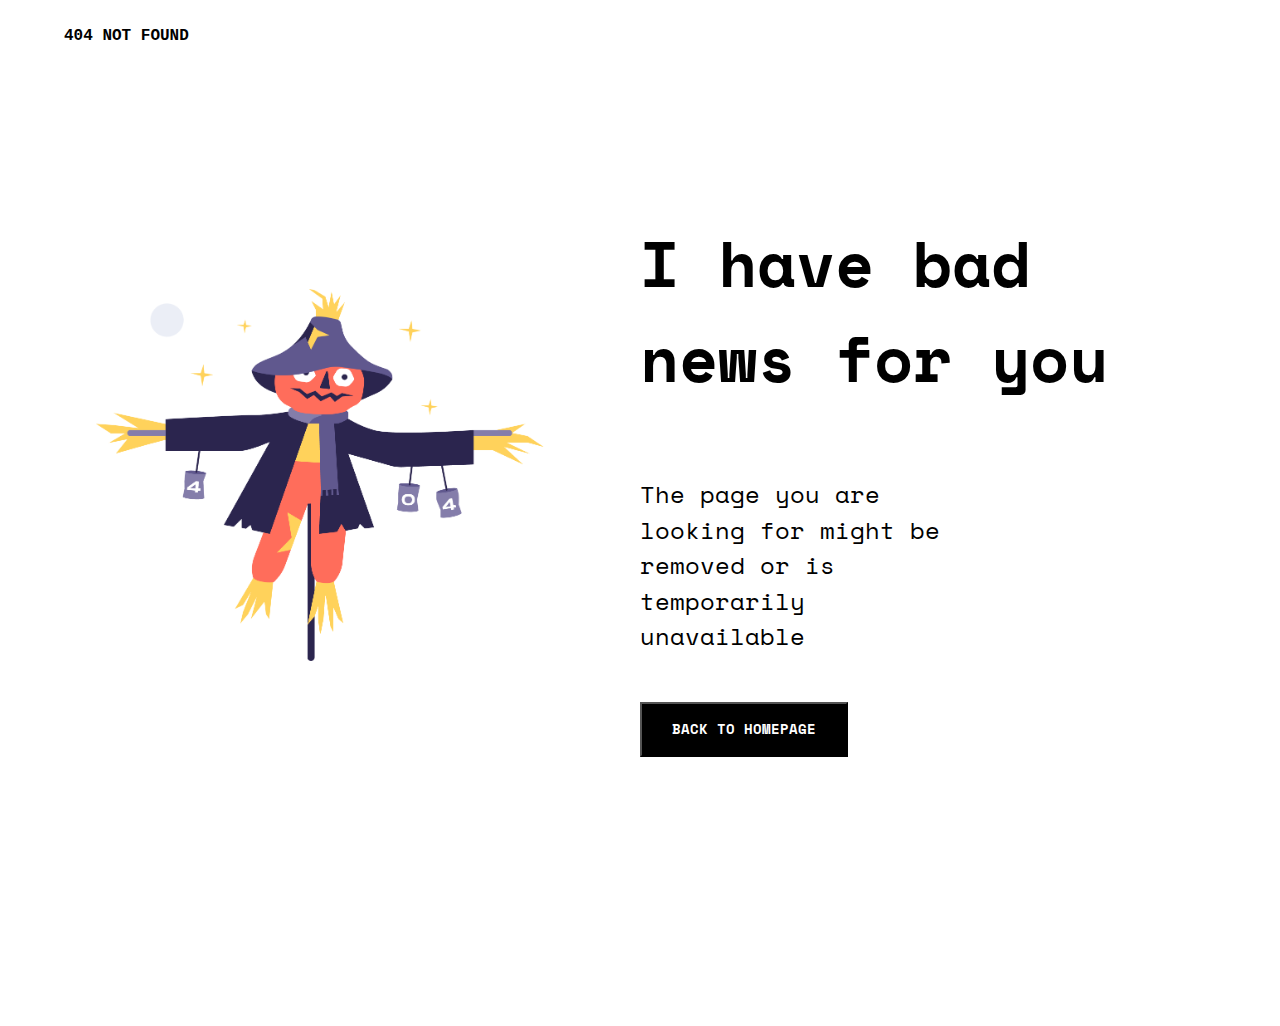
<file: 404_not_found--master/index.html>
<!DOCTYPE html>
<html lang="en">

<head>
  <meta charset="UTF-8">
  <meta http-equiv="X-UA-Compatible" content="IE=edge">
  <meta name="viewport" content="width=device-width, initial-scale=1.0">
  <link rel="shortcut icon" href="devchallenges.png">
  <link rel="stylesheet" href="style.css">
  <title>404 Error Not found</title>
</head>


<body>
  <div class="heading">
    <p>404 NOT FOUND</p>
  </div>
  <div class="data">
    <div class="part1">
      <div class="image">
        <img src="Scarecrow.png" alt="not found">
      </div>
    </div>
    <div class="part2">
      <div class="position">
        <div class="head_detail">
          <h1>I have bad news for you</h1>
        </div>
        <div class="detail">
          <p>The page you are looking for might be removed or is temporarily unavailable</p>
        </div>
        <div class="button">
          <button>BACK TO HOMEPAGE</button>
        </div>
      </div>
    </div>
  </div>
</body>

</html>
</file>
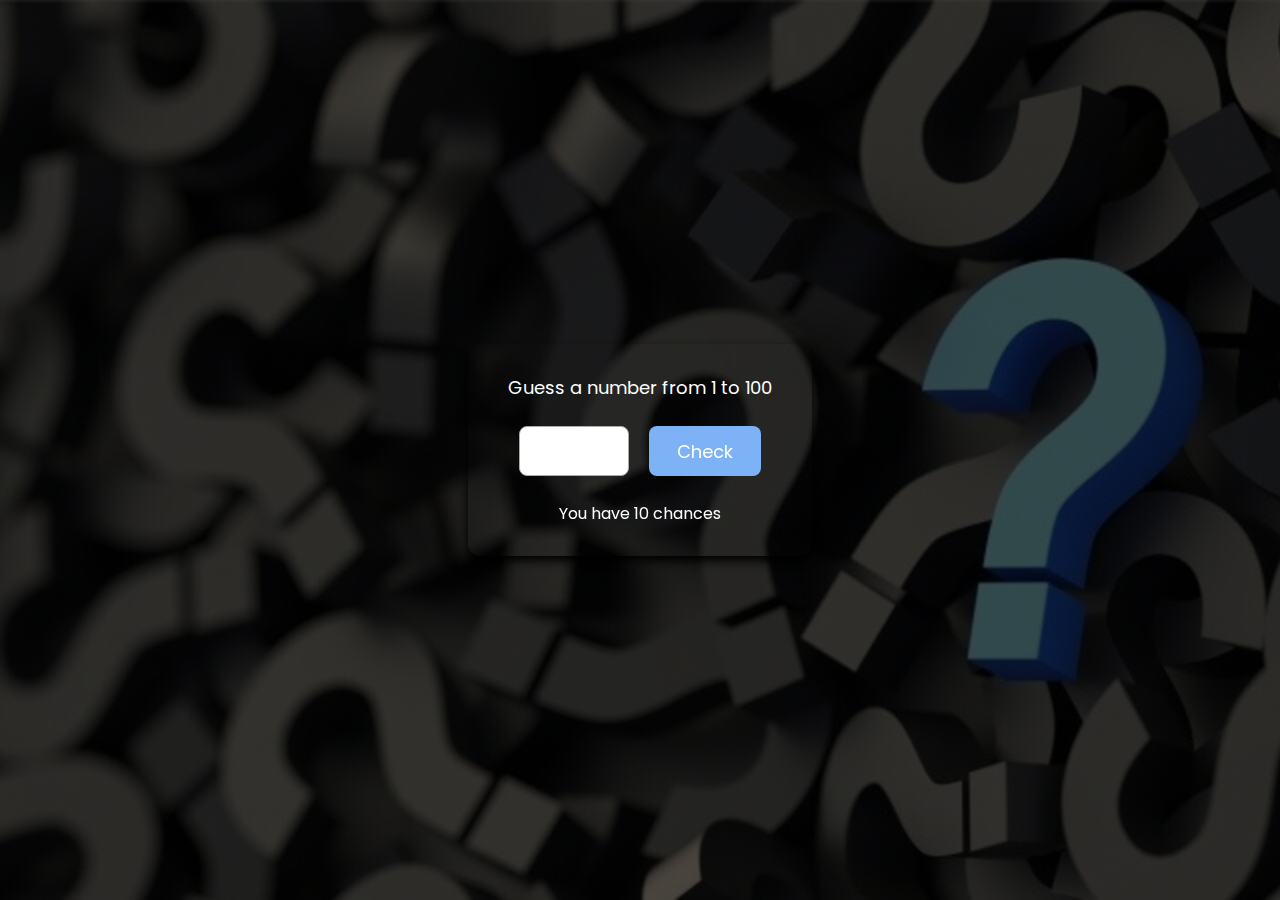
<file: guess-number/index.html>
<!DOCTYPE html>
<!-- Coding By CodingNepal - codingnepalweb.com -->
<html lang="en">

<head>
    <meta charset="UTF-8" />
    <meta http-equiv="X-UA-Compatible" content="IE=edge" />
    <meta name="viewport" content="width=device-width, initial-scale=1.0" />
    <title>Game in HTML CSS & JavaScript</title>
    <link rel="stylesheet" href="style.css" />
</head>

<body>
    <div class="wrapper">
        <header>Guess a number from 1 to 100</header>
        <p class="guess"></p>
        <div class="input-field">
            <input type="number" />
            <button>Check</button>
        </div>
        <p>You have <span class="chances">10</span> chances</p>
    </div>

    <script src="script.js" defer></script>
</body>

</html>
</file>
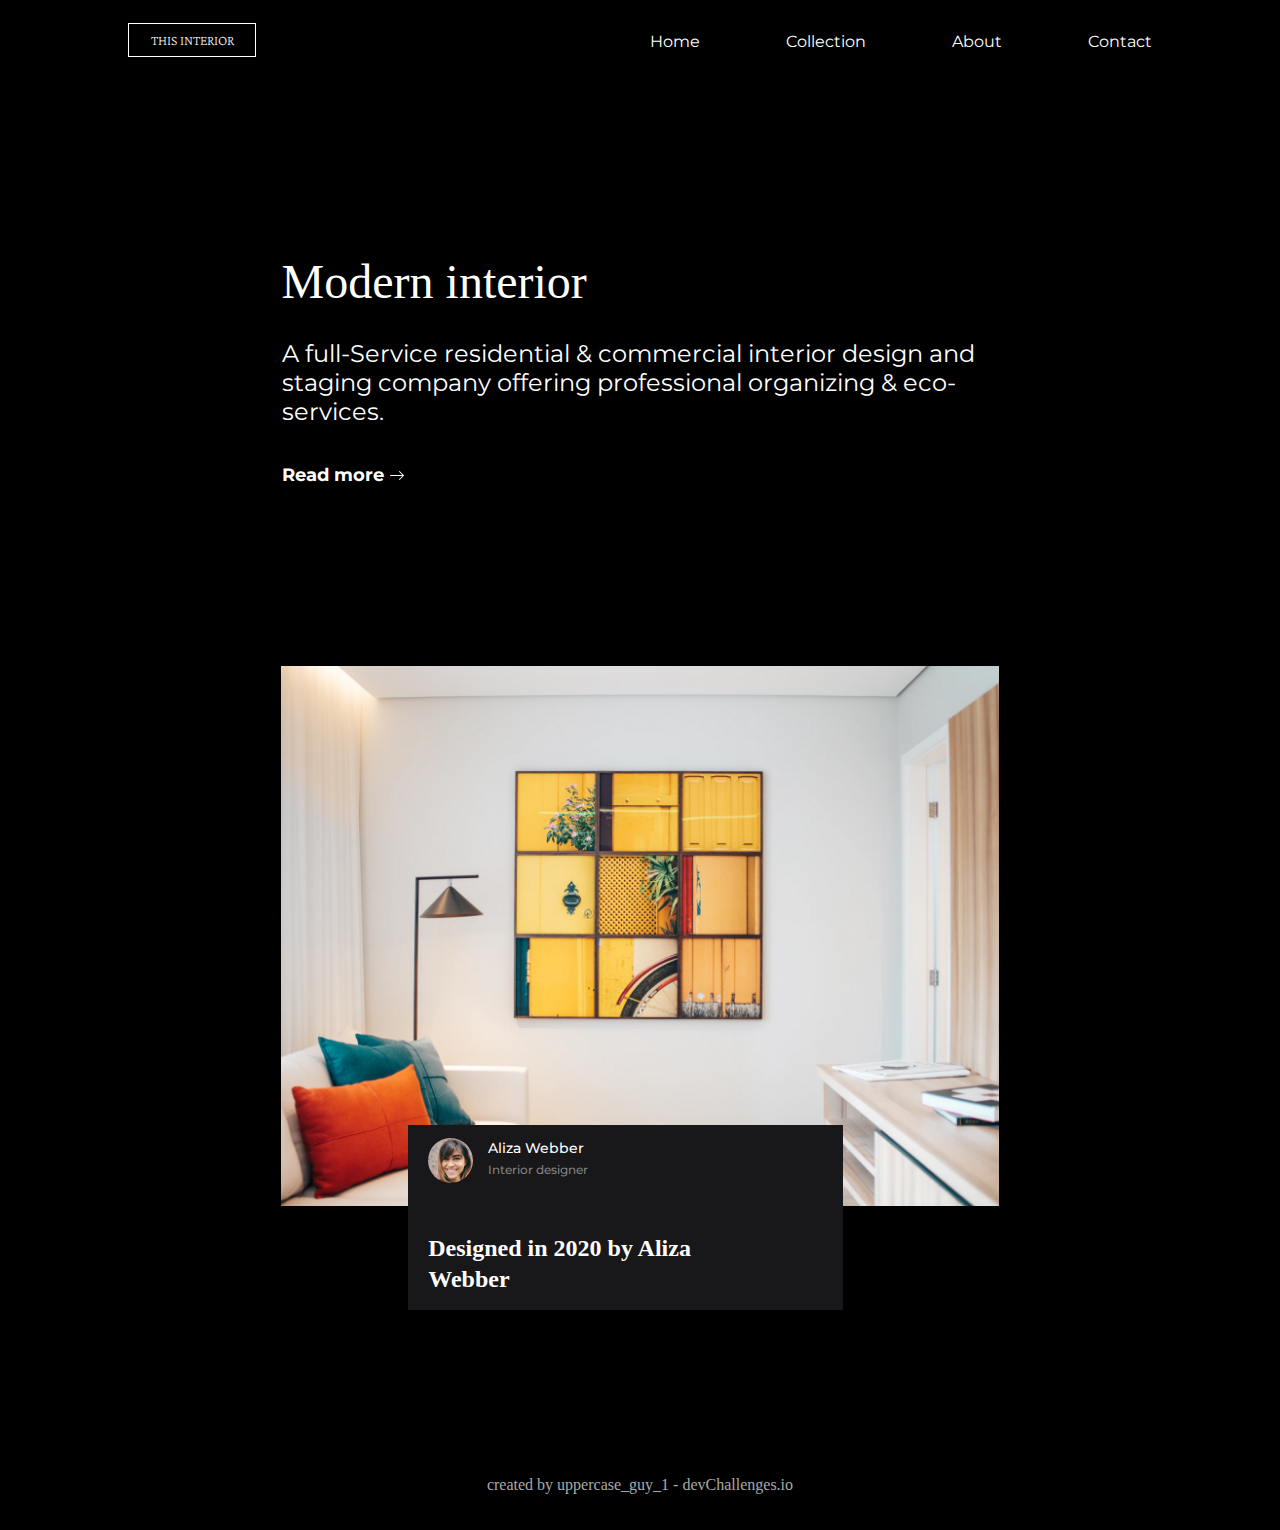
<file: interior-consultant-master/index.html>
<!DOCTYPE html>
<html lang="en">

<head>
  <meta charset="UTF-8">
  <meta http-equiv="X-UA-Compatible" content="IE=edge">
  <meta name="viewport" content="width=device-width, initial-scale=1.0">
  <link rel="stylesheet" href="style.css">
  <title>Document</title>
</head>

<body>
  <div class="header nav_height">
    <div class="sizing">
      <div class="left_head">
        <div class="left_head_data">
          <h5 class="head_button">THIS INTERIOR</h5>
        </div>
      </div>
      <div class="right_head">
        <div class="right_head_data">
          <ul class="head_list nav_visi">
            <li><a href="#">Home</a></li>
            <li><a href="#">Collection</a></li>
            <li><a href="#">About</a></li>
            <li><a href="#">Contact</a></li>
          </ul>
        </div>
      </div>
      <div class="burger">
        <div class="line"></div>
        <div class="line"></div>
        <div class="line"></div>
      </div>
    </div>
  </div>
  <div class="main">
    <div class="container2">
      <div class="main_left">
        <div class="main_left_head">
          <h2>Modern interior</h2>
        </div>
        <div class="main_left_content">
          <p>A full-Service residential & commercial interior design and staging company offering professional organizing & eco-services.</p>
        </div>
        <div class="main_left_link">
          <a href="#">Read more 
            <svg xmlns="http://www.w3.org/2000/svg" 
            width="16" height="19" 
            fill="currentColor" 
            class="bi bi-arrow-right" 
            viewBox="0 -4 16 16">
            <path fill-rule="evenodd" d="M1 8a.5.5 0 0 1 .5-.5h11.793l-3.147-3.146a.5.5 0 0 1 .708-.708l4 4a.5.5 0 0 1 0 .708l-4 4a.5.5 0 0 1-.708-.708L13.293 8.5H1.5A.5.5 0 0 1 1 8z"/>
          </svg></a>
        </div>
      </div>
      <div class="main_right">
        <div class="main_right_image">
          <img src="photo1.png" alt="pic loading......">
        </div>
        <div class="main_right_container">
          <div class="sizing2">
            <div class="main_right_box">
              <div class="photo2">
                <img src="photo2.png" alt="pic loading......">
              </div>
              <div class="name_desig">
                <p class="text1">Aliza Webber</p>
                <p class="text2">Interior designer</p>
              </div>
            </div>
            <div class="design_by">
              <p class="text3">Designed in 2020 by Aliza Webber</p>
            </div>
          </div>
        </div>
      </div>
    </div>
  </div>
  <div class="footer">
    <p class="footer_data">created by uppercase_guy_1 - devChallenges.io</p>
  </div>
  <script src="resp.js"></script>
</body>
</html>
</file>
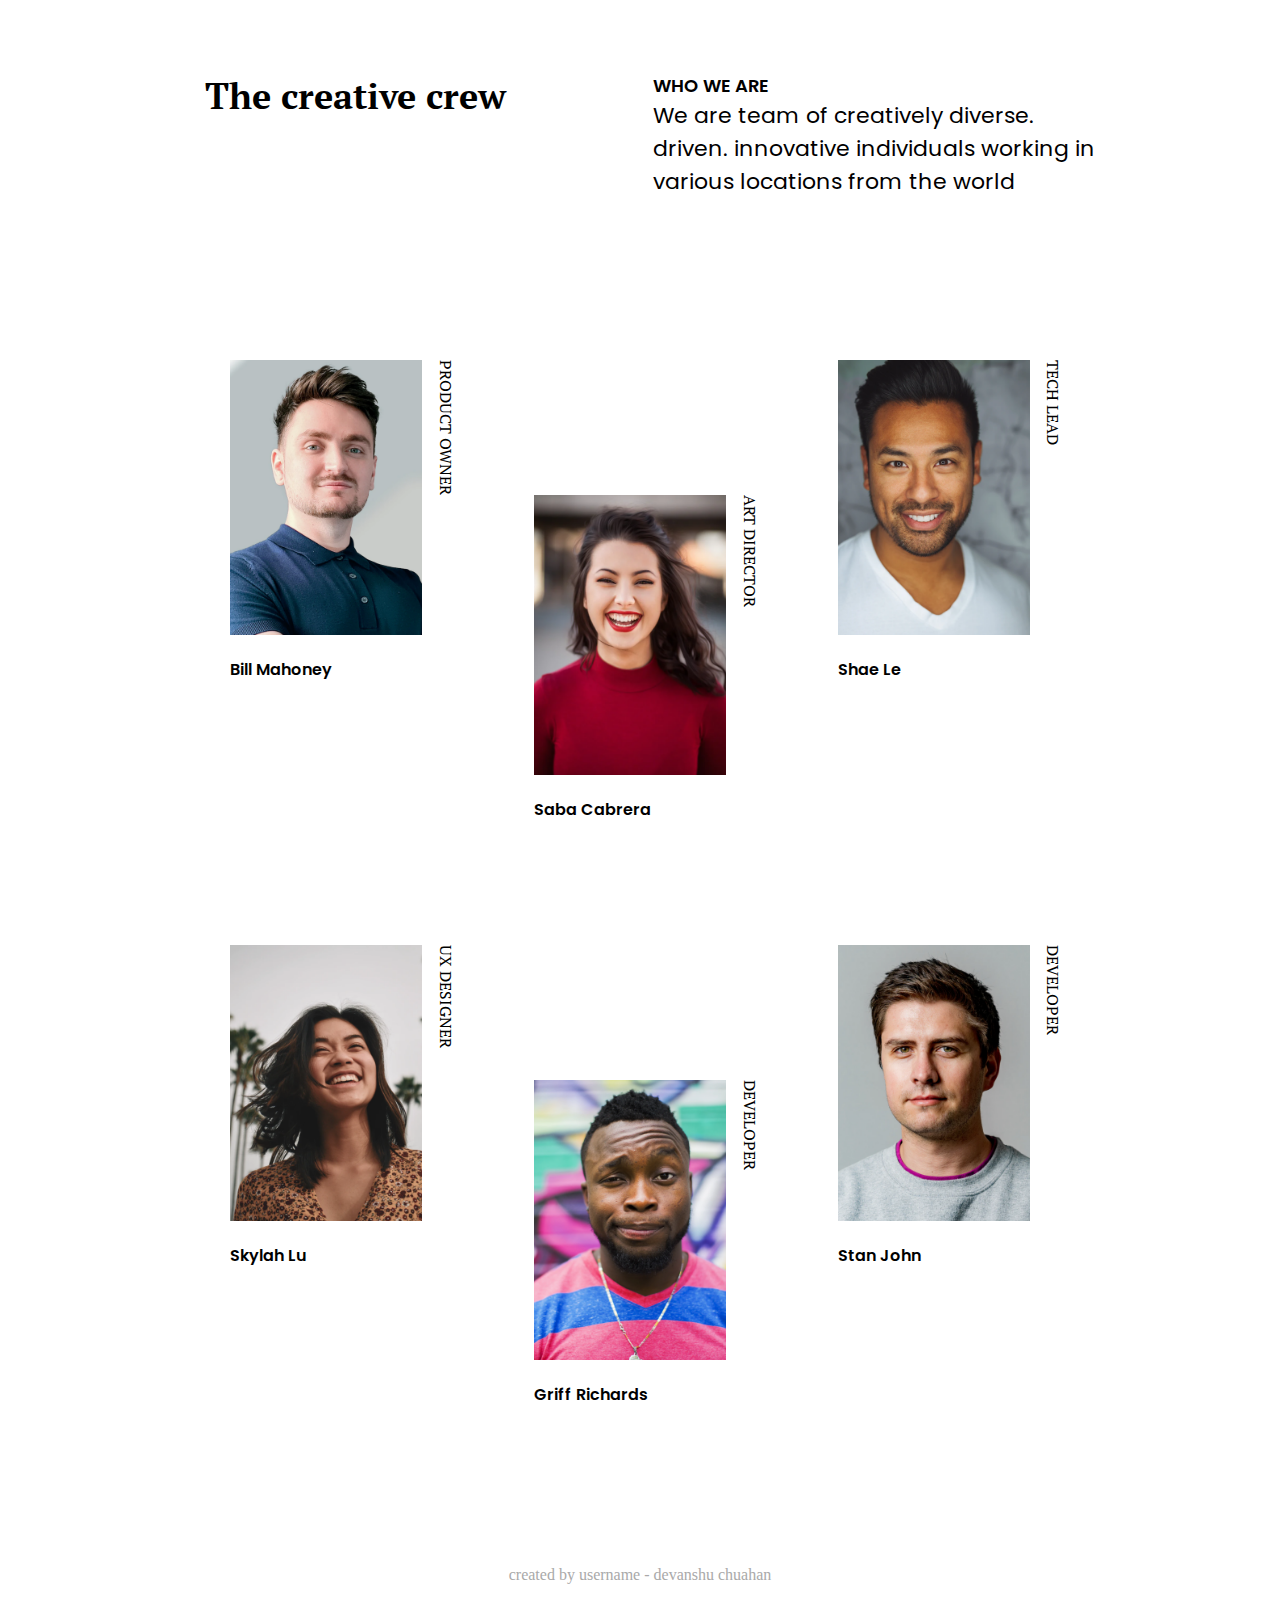
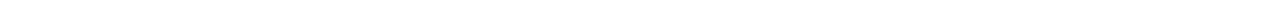
<file: my-team-page-master/index.html>
<!DOCTYPE html>
<html lang="en">

<head>
  <meta charset="UTF-8">
  <meta http-equiv="X-UA-Compatible" content="IE=edge">
  <meta name="viewport" content="width=device-width, initial-scale=1.0">
  <link rel="shortcut icon" href="devchallenges.png">
  <link rel="stylesheet" href="style.css">
  <title>My Team Page</title>
</head>

<body>
  <div class="cover">
    <div class="header">
      <div class="head1">
        <h1>The creative crew</h1>
      </div>
      <div class="head2">
        <div class="head2_head">
          <h3>WHO WE ARE</h3>
        </div>
        <div class="head2_content">
          <p>We are team of creatively diverse. driven. innovative individuals working in various locations from the
            world</p>
        </div>
      </div>
    </div>
  </div>
  <div class="main">
    <div class="photo">
      <div class="row_1">
        <div class="box1">
          <div class="side_name">
            <div class="photo_size photo1">
              <img src="photo1.png" alt="loading..." class="pic">
              <p class="text">Bill Mahoney</p>
            </div>
            <p class="vertical">PRODUCT OWNER</p>
          </div>
          <div class="side_name">
            <div class="photo_size photo2">
              <img src="photo2.png" alt="loading..." class="pic">
              <p class="text">Saba Cabrera</p>
            </div>
            <p class="vertical2">ART DIRECTOR</p>
          </div>
        </div>
        <div class="box2">
          <div class="side_name">
            <div class="photo_size photo3">
              <img src="photo3.png" alt="loading..." class="pic">
              <p class="text">Shae Le</p>
            </div>
            <p class="vertical">TECH LEAD</p>
          </div>
        </div>
      </div>
      <div class="row_2">
        <div class="box3">
          <div class="side_name">
            <div class="photo_size photo4">
              <img src="photo4.png" alt="loading..." class="pic">
              <p class="text">Skylah Lu</p>
            </div>
            <p class="vertical">UX DESIGNER</p>
          </div>
        </div>
        <div class="box4">
          <div class="side_name">
            <div class="photo_size photo5">
              <img src="photo5.png" alt="loading..." class="pic">
              <p class="text">Griff Richards</p>
            </div>
            <p class="vertical3">DEVELOPER</p>
          </div>
          <div class="side_name">
            <div class="photo_size photo6">
              <img src="photo6.png" alt="loading..." class="pic">
              <p class="text">Stan John</p>
            </div>
            <p class="vertical4">DEVELOPER</p>
          </div>
        </div>
      </div>
    </div>
  </div>
  </div>
  <div class="footer">
    <p>
      created by username - devanshu chuahan
    </p>
  </div>
</body>

</html>
</file>
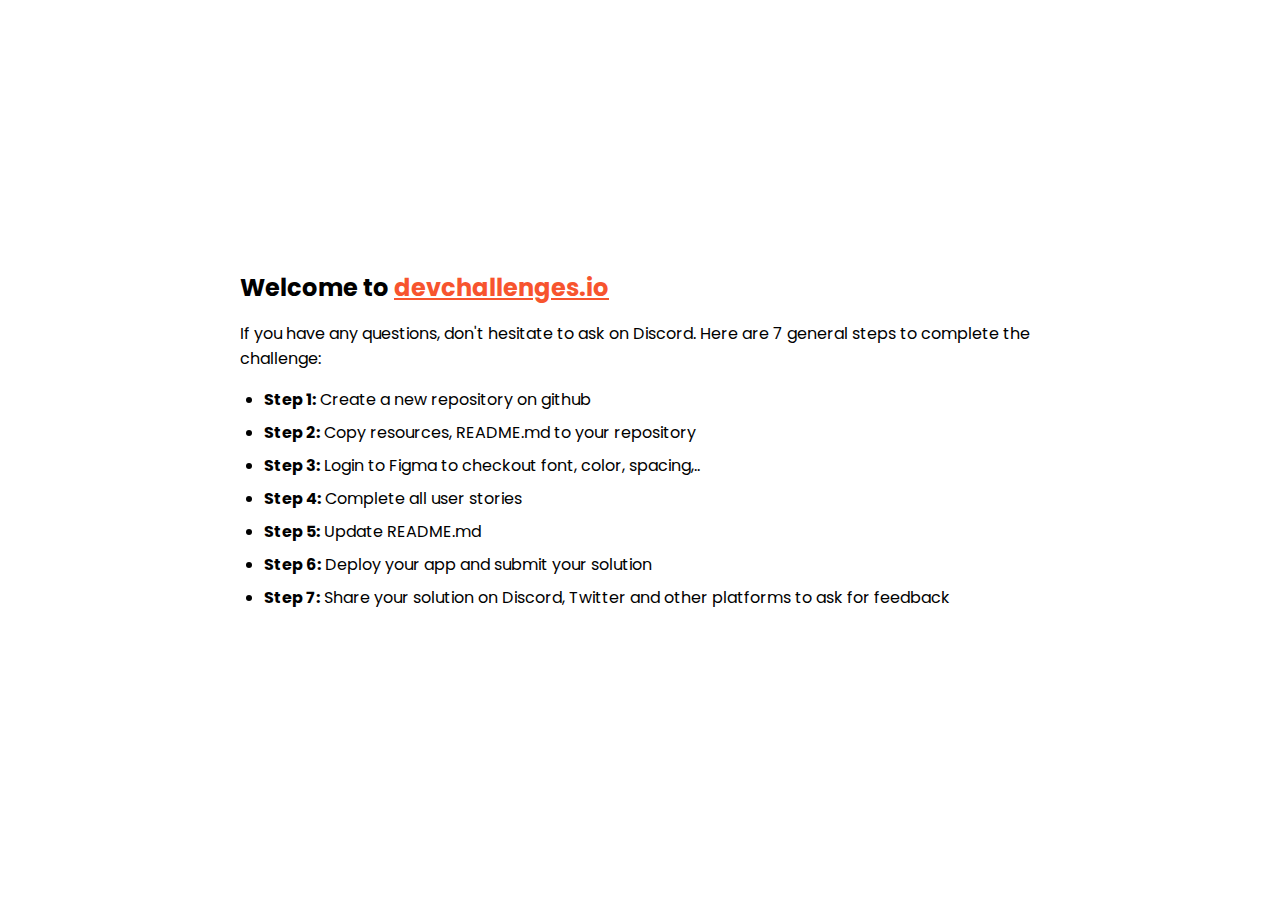
<file: interior-consultant-master/interior-consultant-master/index.html>
<!DOCTYPE html>
<html lang="en">
  <head>
    <meta charset="utf-8" />
    <meta
      name="viewport"
      content="width=device-width, initial-scale=1,
  maximum-scale=5"
    />

    <link rel="icon" href="devchallenges.png" />

    <link
      rel="shortcut icon"
      type="image/x-icon"
      href="https://devchallenges.io/"
    />

    <link
      href="https://fonts.googleapis.com/css2?family=Poppins:wght@400;500&display=swap"
      rel="stylesheet"
    />

    <title>Devchallenges</title>

    <style>
      body {
        font-family: "Poppins", sans-serif;
      }

      ul {
        padding-left: 24px;
      }

      li {
        margin-bottom: 8px;
      }

      .welcome {
        max-width: 800px;
        margin: 0 auto;
      }

      .welcome-text {
        margin-top: 30vh;
        font-weight: 500;
      }

      .welcome-text p {
        font-size: 1rem;
        font-weight: 400;
      }

      .welcome-text h1 {
        font-size: 1.5rem;
      }

      .welcome-text a {
        color: #f7542e;
      }
    </style>
  </head>
  <body>
    <div class="welcome">
      <div class="welcome-text">
        <h1>
          Welcome to
          <a href="https://devchallenges.io/" target="_blank"
            >devchallenges.io</a
          >
        </h1>

        <p>
          If you have any questions, don't hesitate to ask on Discord. Here are
          7 general steps to complete the challenge:
        </p>
      </div>

      <ul>
        <li><b>Step 1:</b> Create a new repository on github</li>
        <li><b>Step 2:</b> Copy resources, README.md to your repository</li>
        <li>
          <b>Step 3:</b> Login to Figma to checkout font, color, spacing,..
        </li>
        <li><b>Step 4:</b> Complete all user stories</li>
        <li><b>Step 5:</b> Update README.md</li>
        <li><b>Step 6:</b> Deploy your app and submit your solution</li>
        <li>
          <b>Step 7:</b> Share your solution on Discord, Twitter and other
          platforms to ask for feedback
        </li>
      </ul>
    </div>
  </body>
</html>
</file>
<file: 404_not_found--master/style.css>
@import url('https://fonts.googleapis.com/css2?family=Space+Mono&display=swap');

* {
    margin: 0;
    padding: 0;
}

.heading {
    height: 8vh;
}

.heading p {
    font-family: 'Inconsolata', monospace;
    font-weight: 700;
    height: 8vh;
    display: flex;
    align-items: center;
    padding-left: 5vw;
}

.data {
    height: 90vh;
    display: flex;
}

.part1 {

    height: 90vh;
    width: 50vw;
    display: flex;
    justify-content: center;
    align-items: center;
}


.image img {
    width: 35vw;
    height: auto;
    
}

.part2 {
    height: 90vh;
    width: 50vw;
}

.position {
    
    width: 45vw;
    height: 90vh;
    padding-top: 16vh;
}

.head_detail
{
    height: 29vh;
}

.head_detail h1 {
    font-family: 'Space Mono', monospace;
    font-weight: 700;
    font-size: 64px;
    line-height: 94.78px;
}

.detail
{
    height: 25vh;
}

.detail p {
    font-weight: 400;
    font-size: 24px;
    line-height: 35.54px;
    height: 25vh;
    width: 26vw;
    font-family: 'Space Mono';
}

.button button
{
    
    background-color: black;
    -webkit-text-fill-color: white;
    font-family: 'Space Mono';
    font-weight: 700;
    font-size: 14px;
    line-height: 20.73px;
    padding: 15px 30px;
    cursor: pointer;
}

@media(max-width : 1049px)
{
    .data
    {
        flex-direction: column;
    }
    .part1
    {
        height: 40vh;
        padding-left: 25vw;
    }
    .image img
    {
        height: 28vh;
        width: auto;
    }
    .part2
    {
        height: 50vh;
        width: 80vw;
        padding-left: 10vw;
        padding-right: 10vw;
    }

    .position
    {
        width: 87vw;
        padding: 0;
    }

    .head_detail
    {
        height: 15vh;
        width: 87vw;
    }
    .head_detail h1 {
        font-size: 33px;
        height: 15vh;
        line-height: 52px;
    }
    
    .detail
    {
        height: 20vh;
    }
    .detail p {
        font-size: 17px;
        line-height: 27px;
        height: 15vh;
        width: 87vw;
    }
}
</file>
<file: guess-number/style.css>
/* Import Google font - Poppins */
@import url("https://fonts.googleapis.com/css2?family=Poppins:wght@200;300;400;500;600;700&display=swap");

* {
    margin: 0;
    padding: 0;
    box-sizing: border-box;
    font-family: "Poppins", sans-serif;
}


body {
    min-height: 100vh;
    display: flex;
    align-items: center;
    justify-content: center;
    /* background: #4a98f7; */
    background-image: linear-gradient(rgba(0, 0, 0, 0.7), rgba(0, 0, 0, 0.7)),
        url(background.jpg);
}


.wrapper {
    padding: 30px 40px;
    border-radius: 12px;
    text-align: center;
    box-shadow: 0 5px 10px rgba(0, 0, 0, 100);
}

.wrapper header {
    font-size: 18px;
    font-weight: 400;
    color: white;
}

.wrapper p {
    color:white;
}

.wrapper .input-field {
    display: flex;
    justify-content: center;
    gap: 20px;
    margin: 25px 0;
}

.input-field input,
.input-field button {
    height: 50px;
    width: calc(100% / 2 - 20px);
    outline: none;
    padding: 0 20px;
    border-radius: 8px;
    font-size: 18px;
}

.input-field input {
    text-align: center;
    color: #707070;
    width: 110px;
    border: 1px solid #aaa;
}

input::-webkit-inner-spin-button,
input::-webkit-outer-spin-button {
    display: none;
}

.input-field input:disabled {
    cursor: not-allowed;
}

.input-field button {
    border: none;
    background: #7db2f7;
    color: #fff;
    cursor: pointer;
    transition: 0.3s;
}

.input-field button:active {
    transform: scale(0.97);
}
</file>
<file: interior-consultant-master/style.css>
@import url('https://fonts.googleapis.com/css2?family=Crimson+Pro:wght@200&display=swap');

@import url('https://fonts.googleapis.com/css2?family=Montserrat:wght@500&display=swap');

* {
    margin: 0;
    padding: 0;
}

.header {
    background-color: black;
    height: 10vh;
    width: 100%;
}

.sizing {
    padding-left: 10vw;
    padding-right: 10vw;
    padding-top: 2.5vh;
    padding-bottom: 2.5vh;
    height: 5vh;
    display: flex;
}

.left_head {
    width: 15vw;
}

.head_button {
    color: white;
    font-size: 14px;
    font-weight: 200;
    line-height: 16px;
    letter-spacing: 0em;
    text-align: left;
    padding: 0.5rem;
    border: 1px solid #ffffff;
    width: 110px;
    font-family: 'Crimson Pro', serif;
    display: flex;
    justify-content: center;
}

.head_button:hover {
    font-weight: 500;
    cursor: pointer;
}

.right_head {
    width: 65vw;
}

.right_head_data {
    padding-top: 1vh;
}

.head_list {
    display: flex;
}

.head_list {
    gap: 86px;
    list-style-type: none;
    display: flex;
    justify-content: end;
    align-items: center;
}

.head_list li a {
    color: white;
    list-style-type: none;
    text-decoration: none;
    font-family: 'Montserrat', sans-serif;
}

.head_list li a:hover {
    font-weight: 700;
    cursor: pointer;
    border-bottom: 2px solid #ffffff;
}

.main {
    background-color: black;
    height: 100vh;
    width: 100%
}

.container2 {
    height: 80vh;
    padding-left: 10vw;
    padding-top: 4vh;
    padding-bottom: 4vh;
    padding-right: 10vw;
    display: flex;
}

.main_left {
    height: 80vh;
    width: 30vw;
}

.main_left_head {
    padding-top: 125px;
}

.main_left_head h2 {
    color: white;
    font-family: Lora;
    font-size: 48px;
    font-weight: 500;
    line-height: 61px;
    letter-spacing: 0em;
    text-align: left;
}

.main_left_content {
    padding-top: 3vh;
    width: 25vw;
}

.main_left_content p {
    color: white;
    font-family: Montserrat;
    font-size: 24px;
    font-weight: 400;
    line-height: 29px;
    letter-spacing: 0em;
    text-align: left;
}

.main_left_link {
    padding-top: 4vh;
}

.main_left_link a {
    color: white;
    font-family: Montserrat;
    font-size: 18px;
    font-weight: 700;
    line-height: 22px;
    letter-spacing: 0em;
    text-align: left;
    text-decoration: none;
}

.main_right {
    height: 80vh;
    width: 50vw;
}

.main_right_image {
    height: 51vh;
    width: 50vw;
    display: flex;
    justify-content: end;
}

.main_right_image img {
    height: 60vh;
    width: auto;
}

.main_right_container {
    height: 20vh;
    width: 50vw;
    display: flex;
    justify-content: end;
}

.sizing2 {
    padding-right: 27px;
}

.main_right_box {
    width: 23vw;
    height: 12vh;
    display: flex;
    background: #181719;

}

.photo2 {
    padding-left: 20px;
    padding-top: 13px;
}

.photo2 img {
    width: 45px;
    height: 45px;
    border-radius: 50%;
}

.name_desig {
    width: 70%;
    padding-left: 15px;
    padding-top: 15px;
}

.text1 {
    color: white;
    font-family: Montserrat;
    font-size: 14px;
    font-weight: 500;
    line-height: 17px;
    letter-spacing: 0em;
    text-align: left;
}

.text2 {
    color: #828282;
    font-family: Montserrat;
    font-size: 12px;
    font-weight: 500;
    line-height: 15px;
    letter-spacing: 0em;
    text-align: left;
    padding-top: 5px;
}

.design_by {
    width: 23vw;
    background: #181719;

}

.text3 {
    width: 15vw;
    color: white;
    font-family: Lora;
    font-size: 24px;
    font-weight: 700;
    line-height: 31px;
    letter-spacing: 0em;
    text-align: left;
    padding-bottom: 15px;
    padding-left: 20px;
}

.footer {
    background-color: black;
    height: 10vh;
    width: 100%
}

.footer_data {
    height: 10vh;
    display: flex;
    justify-content: center;
    align-items: center;
    color: #A9A9A9;
}

@media(max-width : 1300px) {
    .main {
        height: 150vh;
    }

    .container2 {
        height: 130vh;
        display: block;
    }

    .main_left {
        height: 60vh;
        width: 58vw;
        padding-right: 12vw;
        padding-left: 12vw;
    }

    .main_left_content {
        padding-top: 3vh;
        width: 58vw;
    }

    .main_right {
        height: 80vh;
        width: 80vw;
    }

    .main_right_image {
        height: 51vh;
        width: 80vw;
        display: flex;
        justify-content: center;
    }

    .main_right_container {
        width: 58vw;
    }

    .main_right_box {
        width: 34vw;
    }

    .design_by {
        width: 34vw;
    }

    .text3 {
        width: 27vw;
    }
}

@media(max-width : 892px) {

    .header
    {
        height: 100vh;
    }

    .head_list {
        flex-direction: column;
    }

    .right_head_data {
        padding-top: 26vh;
    }

    .burger {
        position: absolute;
        cursor: pointer;
        right: 5%;
        top: 22px;
    }

    .line {
        width: 33px;
        background-color: white;
        height: 4px;
        margin: 5px 3px;
    }

    .main_right_image {
        height: 38vh;
    }

    .main_right_image img {
        height: 45vh;
        width: auto;
    }

    .main_right_container {
        width: 63vw;
    }

    .main_right_box {
        width: 47vw;
    }

    .design_by {
        width: 47vw;
    }

    .text3 {
        width: 38vw;
    }

    .nav_height
    {
        height: 10vh;
    }

    .nav_visi
    {
        opacity: 0;
    }

    .left_head_width
    {
        width: 10vw;
    }
}

@media(max-width : 550px)
{
    .main{
        height: 106vh;
    }
    .container2
    {
        height: 108vh;
    }
    .main_right{
        height: 76vh;
    }
    .main_right_image img {
        height: 33vh;
        width: auto;
    }
    .main_left
    {
        height: 36vh;
        width: 68vw;
        padding-left: 0;
        padding-right: 12vw;
    }

    .main_left_content p
    {
        font-size: 12px;
        line-height: 18px;
        font-weight: 200;
    }

    .main_left_head{
        padding-top: 0;
    }

    .main_left_head h2
    {
        font-size: 35px;
    }

    .main_right_image{
        height: 30vh;
    }

    .main_right_container
    {
        width: 76vw;
    }

    .main_right_box{
        width: 54vw;
    }

    .design_by
    {
        width: 54vw;
    }
}
</file>
<file: my-team-page-master/style.css>
@import url('https://fonts.googleapis.com/css2?family=PT+Serif:wght@700&display=swap');

@import url('https://fonts.googleapis.com/css2?family=Poppins:wght@600&display=swap');

@import url('https://fonts.googleapis.com/css2?family=Poppins&display=swap');

@import url('https://fonts.googleapis.com/css2?family=Poppins:wght@600&display=swap');

@import url('https://fonts.googleapis.com/css2?family=PT+Serif&family=Poppins:wght@600&display=swap');

* {
    margin: 0;
    padding: 0;
}

.cover {
    height: 28vh;
    padding-left: 16vw;
    padding-top: 8vh;
    padding-right: 14vw;
}

.header {
    height: 28vh;
    display: flex;
}

.head1 {
    width: 35vw;
}

.head1 h1 {
    font-family: 'PT Serif', serif;
    font-weight: 700;
    font-size: 4vh;
}

.head2 {
    width: 35vw;
}

.head2_head h3 {
    font-family: 'Poppins', sans-serif;
    font-weight: 600;
    font-size: 18px;
}

.head2_content p {
    font-family: 'Poppins', sans-serif;
    font-weight: 400;
    font-size: 22px;
}

.main {
    height: 130vh;
    padding-left: 18vw;
    padding-top: 4vh;
    padding-right: 10vw;
}


.row_1 {
    display: flex;
    height: 65vh;
}

.box1 {
    display: flex;
}

.side_name {
    display: flex;
}

.text {
    font-family: 'Poppins';
    font-weight: 600;
    padding-top: 2vh;
}

.vertical {
    writing-mode: vertical-rl;
    font-family: 'PT Serif', serif;
}

.vertical2 {
    writing-mode: vertical-rl;
    padding-top: 15vh;
    font-family: 'PT Serif', serif;
}

.vertical3 {
    writing-mode: vertical-rl;
    padding-top: 15vh;
    font-family: 'PT Serif', serif;
}

.vertical4 {
    writing-mode: vertical-rl;
    font-family: 'PT Serif', serif;
}

.photo2 {
    padding-top: 15vh;
    padding-left: 6vw;
}

.photo3 {
    padding-left: 6vw;
}

.row_2 {
    display: flex;
    height: 65vh;
}

.box4 {
    display: flex;
}

.photo5 {
    padding-top: 15vh;
    padding-left: 6vw;
}

.photo6 {
    padding-left: 6vw;
}

.photo_size {
    width: 16vw;
}

.pic {
    width: 15vw;
    height: auto;

}

.footer {
    height: 10vh;
    display: flex;
    align-items: center;
    justify-content: center;
}

.footer p {
    color: #A9A9A9;
}

@media(max-width : 641px) {
    .cover {
        height: 15vh;
        padding-left: 6vw;
        padding-top: 8vh;
        padding-right: 14vw;
    }
    .header {
        height: 28vh;
        display: block;
    }

    .head1 {
        width: 80vw;
    }

    .head1 h1 {
        font-size: 22px;
    }

    .head2 {
        padding-top: 3vh;
        width: 80vw;
    }
    
    .head2_head h3 {
        font-size: 15px;
    }
    
    .head2_content p {
        font-size: 12px;
    }

    .main {
        height: 140vh;
        padding-left: 7vw;
        padding-top: 4vh;
        padding-right: 10vw;
    }

    .row_1
    {
        display: block;
        height: 51vh;
    }

    .photo_size
    {
        width: 37vw;
    }

    .pic
    {
        width: 37vw;
    }

    .photo2
    {
        padding-top: 4vh;
        padding-left: 3vw;
    }

    .box2
    {
        padding-top: 2vh;
    }

    .photo3
    {
        padding-left: 0;
    }

    .photo4
    {
        padding-left: 42vw;
    }

    .photo5
    {
        padding: 0;
    }

    .photo6
    {
        padding-top: 4vh;
        padding-left: 3vw;
    }

    .text
    {
        padding-top: 1vh;
    }

    .vertical
    {
        font-size: 10px;
    }

    .vertical2
    {
        padding-top: 4vh;
        font-size: 10px;
    }

    .vertical3
    {
        padding: 0;
        font-size: 10px;
    }

    .vertical4
    {
        padding-top: 4vh;
        font-size: 10px;
    }

    .row_2
    {
        display: block;
    }
}
</file>
